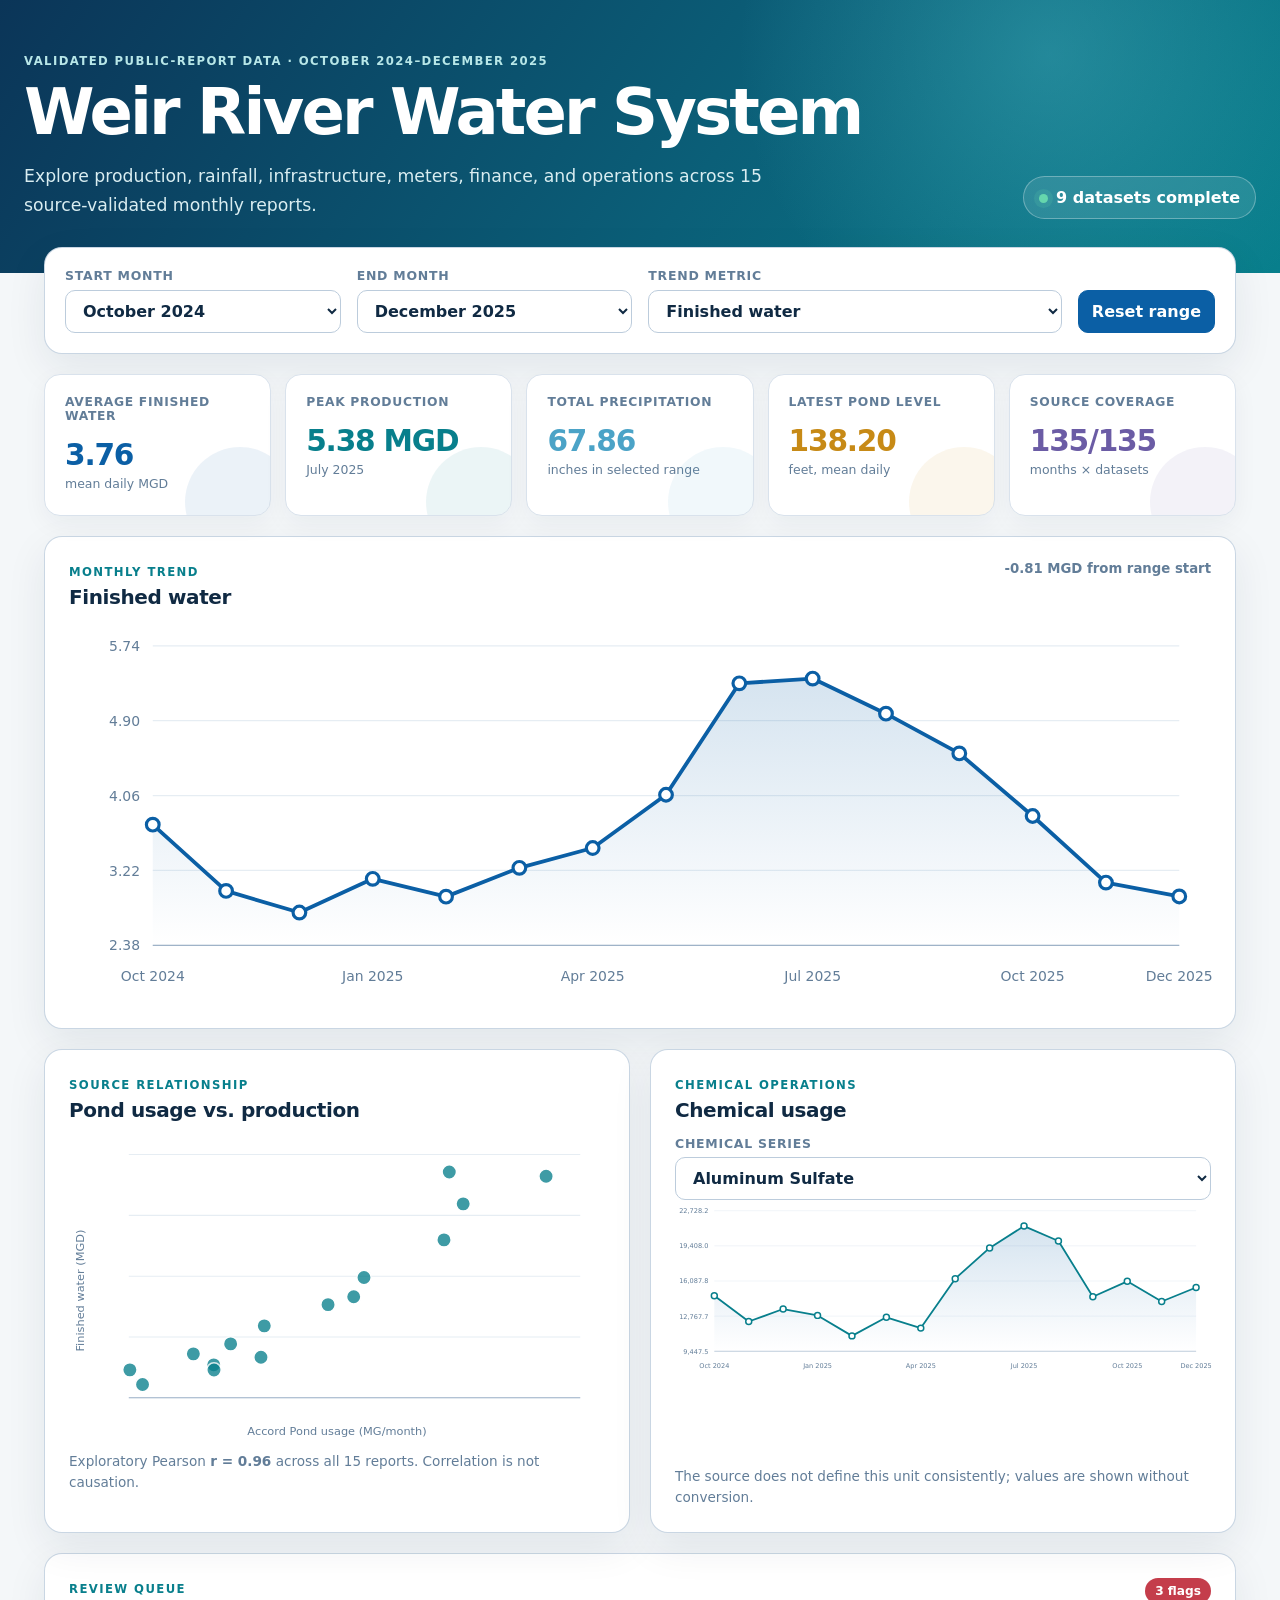
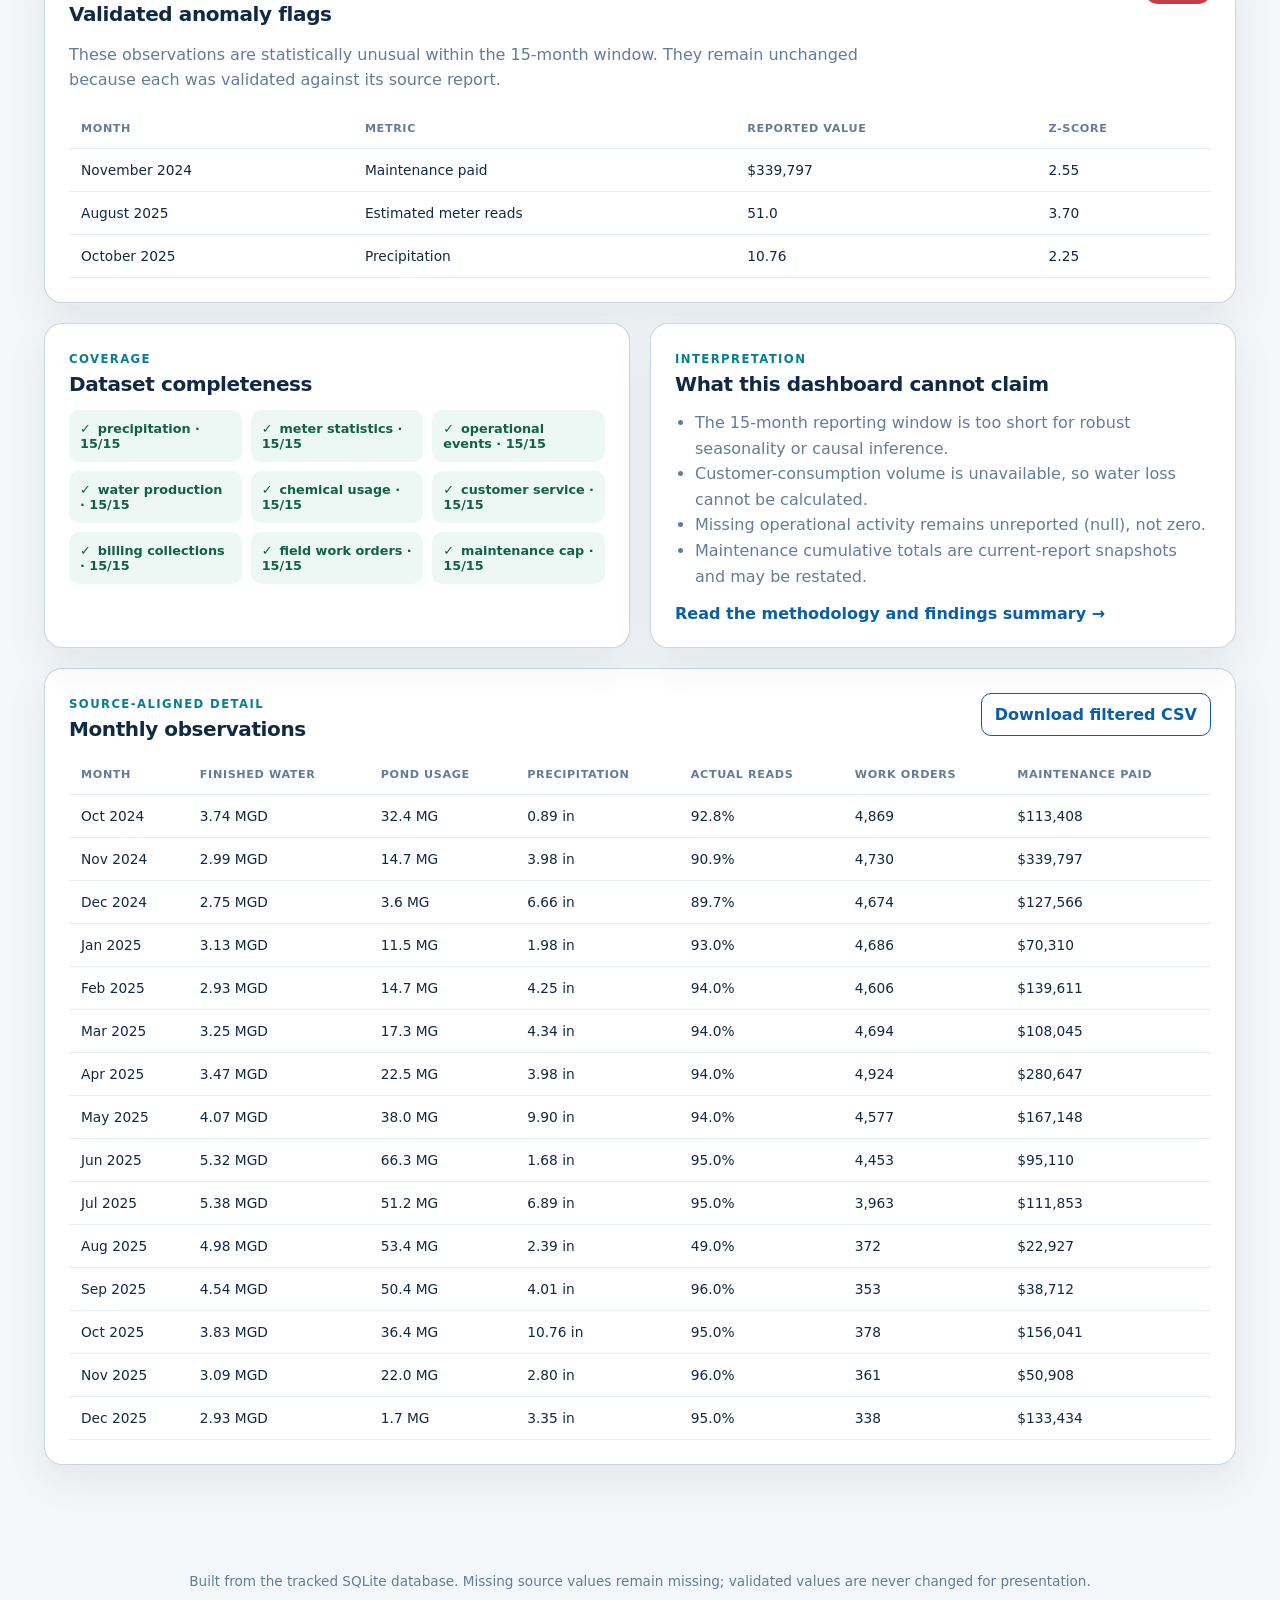
<file: dashboard/index.html>
<!doctype html>
<html lang="en">
<head>
  <meta charset="utf-8">
  <meta name="viewport" content="width=device-width, initial-scale=1">
  <meta name="description" content="Interactive dashboard for validated Weir River Water System monthly report data.">
  <title>Weir River Water System — Data Dashboard</title>
  <link rel="stylesheet" href="styles.css">
</head>
<body>
  <header class="hero">
    <div class="hero__eyebrow">Validated public-report data · October 2024–December 2025</div>
    <div class="hero__row">
      <div>
        <h1>Weir River Water System</h1>
        <p>Explore production, rainfall, infrastructure, meters, finance, and operations across 15 source-validated monthly reports.</p>
      </div>
      <div class="status-pill"><span></span>9 datasets complete</div>
    </div>
  </header>

  <main>
    <section class="controls panel" aria-label="Dashboard filters">
      <div class="control">
        <label for="start-month">Start month</label>
        <select id="start-month"></select>
      </div>
      <div class="control">
        <label for="end-month">End month</label>
        <select id="end-month"></select>
      </div>
      <div class="control control--wide">
        <label for="trend-metric">Trend metric</label>
        <select id="trend-metric"></select>
      </div>
      <button id="reset-filters" type="button">Reset range</button>
    </section>

    <section class="kpi-grid" aria-label="Summary statistics">
      <article class="kpi kpi--blue"><span>Average finished water</span><strong id="kpi-production">—</strong><small>mean daily MGD</small></article>
      <article class="kpi kpi--teal"><span>Peak production</span><strong id="kpi-peak">—</strong><small id="kpi-peak-month">—</small></article>
      <article class="kpi kpi--sky"><span>Total precipitation</span><strong id="kpi-rain">—</strong><small>inches in selected range</small></article>
      <article class="kpi kpi--gold"><span>Latest pond level</span><strong id="kpi-pond">—</strong><small>feet, mean daily</small></article>
      <article class="kpi kpi--violet"><span>Source coverage</span><strong id="kpi-coverage">—</strong><small>months × datasets</small></article>
    </section>

    <section class="dashboard-grid">
      <article class="panel chart-card chart-card--wide">
        <div class="panel-heading">
          <div><span class="section-label">Monthly trend</span><h2 id="trend-title">Selected metric</h2></div>
          <div class="chart-stat" id="trend-change">—</div>
        </div>
        <div id="trend-chart" class="chart" role="img" aria-label="Monthly trend chart"></div>
      </article>

      <article class="panel chart-card">
        <div class="panel-heading"><div><span class="section-label">Source relationship</span><h2>Pond usage vs. production</h2></div></div>
        <div id="scatter-chart" class="chart" role="img" aria-label="Pond usage and finished-water production scatter plot"></div>
        <p class="chart-note">Exploratory Pearson <strong>r = 0.96</strong> across all 15 reports. Correlation is not causation.</p>
      </article>

      <article class="panel chart-card">
        <div class="panel-heading"><div><span class="section-label">Chemical operations</span><h2>Chemical usage</h2></div></div>
        <label class="inline-control" for="chemical-metric">Chemical series</label>
        <select id="chemical-metric"></select>
        <div id="chemical-chart" class="chart chart--compact" role="img" aria-label="Selected chemical usage trend"></div>
        <p class="chart-note" id="chemical-unit-note"></p>
      </article>
    </section>

    <section class="panel findings">
      <div class="panel-heading"><div><span class="section-label">Review queue</span><h2>Validated anomaly flags</h2></div><span class="count-badge" id="anomaly-count">—</span></div>
      <p>These observations are statistically unusual within the 15-month window. They remain unchanged because each was validated against its source report.</p>
      <div class="table-wrap">
        <table>
          <thead><tr><th>Month</th><th>Metric</th><th>Reported value</th><th>z-score</th></tr></thead>
          <tbody id="anomaly-table"></tbody>
        </table>
      </div>
    </section>

    <section class="dashboard-grid dashboard-grid--bottom">
      <article class="panel">
        <div class="panel-heading"><div><span class="section-label">Coverage</span><h2>Dataset completeness</h2></div></div>
        <div id="coverage-grid" class="coverage-grid"></div>
      </article>
      <article class="panel limitation-panel">
        <div class="panel-heading"><div><span class="section-label">Interpretation</span><h2>What this dashboard cannot claim</h2></div></div>
        <ul id="limitations"></ul>
        <a href="methodology.html">Read the methodology and findings summary →</a>
      </article>
    </section>

    <section class="panel data-panel">
      <div class="panel-heading"><div><span class="section-label">Source-aligned detail</span><h2>Monthly observations</h2></div><button id="download-csv" type="button" class="button-secondary">Download filtered CSV</button></div>
      <div class="table-wrap">
        <table>
          <thead><tr><th>Month</th><th>Finished water</th><th>Pond usage</th><th>Precipitation</th><th>Actual reads</th><th>Work orders</th><th>Maintenance paid</th></tr></thead>
          <tbody id="monthly-table"></tbody>
        </table>
      </div>
    </section>
  </main>

  <footer>
    <p>Built from the tracked SQLite database. Missing source values remain missing; validated values are never changed for presentation.</p>
  </footer>

  <div id="tooltip" class="tooltip" role="status" aria-live="polite"></div>
  <script src="app.js"></script>
</body>
</html>
</file>
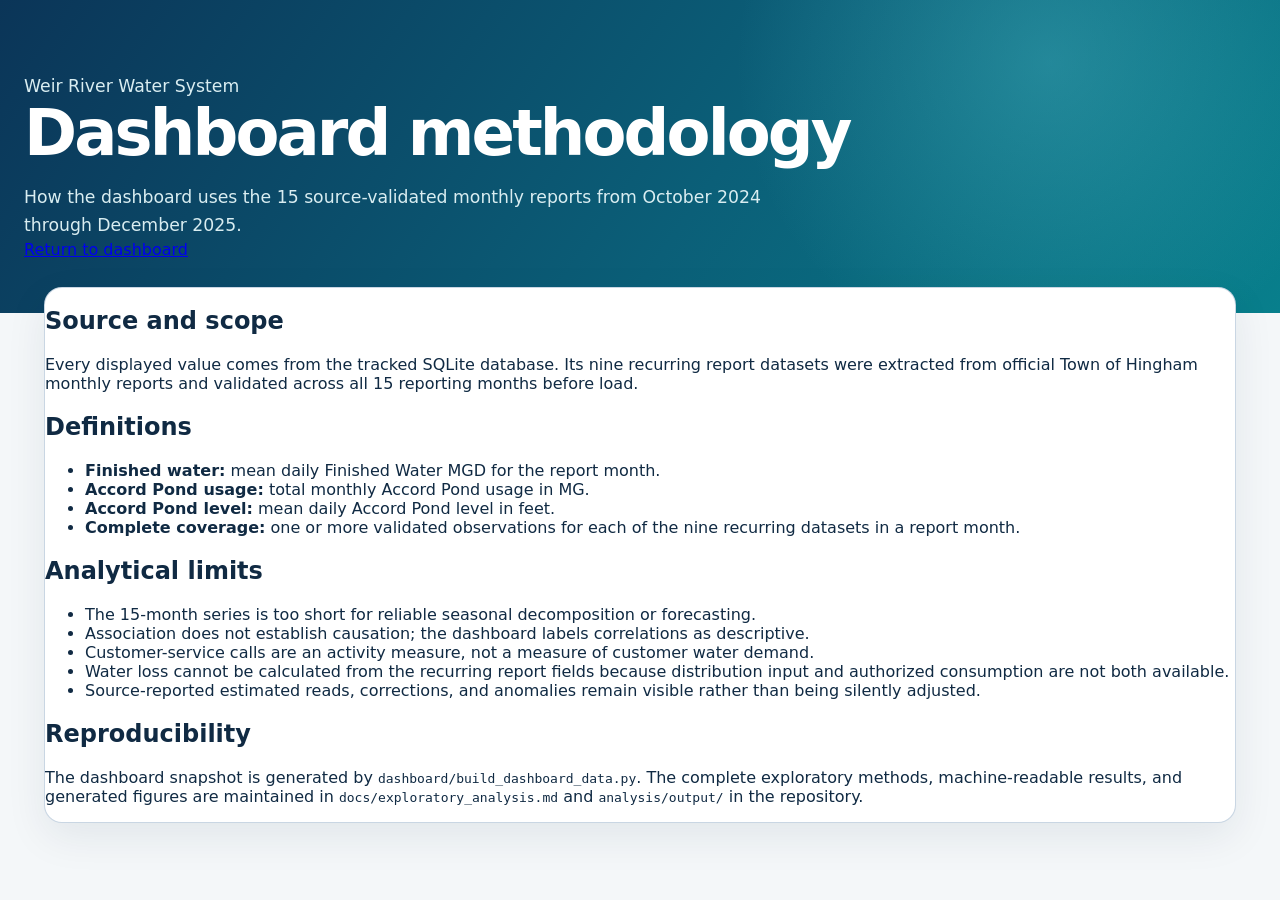
<file: dashboard/methodology.html>
<!doctype html>
<html lang="en">
  <head>
    <meta charset="utf-8">
    <meta name="viewport" content="width=device-width, initial-scale=1">
    <meta name="description" content="Methods and limitations for the Weir River Water System dashboard.">
    <title>Dashboard methodology | Weir River Water System</title>
    <link rel="stylesheet" href="styles.css">
  </head>
  <body>
    <header class="hero">
      <div class="hero__content">
        <p class="eyebrow">Weir River Water System</p>
        <h1>Dashboard methodology</h1>
        <p class="hero__summary">
          How the dashboard uses the 15 source-validated monthly reports from
          October 2024 through December 2025.
        </p>
        <a class="button button--ghost" href="index.html">Return to dashboard</a>
      </div>
    </header>

    <main class="dashboard">
      <section class="panel prose-panel">
        <h2>Source and scope</h2>
        <p>
          Every displayed value comes from the tracked SQLite database. Its nine
          recurring report datasets were extracted from official Town of Hingham
          monthly reports and validated across all 15 reporting months before load.
        </p>

        <h2>Definitions</h2>
        <ul>
          <li><strong>Finished water:</strong> mean daily Finished Water MGD for the report month.</li>
          <li><strong>Accord Pond usage:</strong> total monthly Accord Pond usage in MG.</li>
          <li><strong>Accord Pond level:</strong> mean daily Accord Pond level in feet.</li>
          <li><strong>Complete coverage:</strong> one or more validated observations for each of the nine recurring datasets in a report month.</li>
        </ul>

        <h2>Analytical limits</h2>
        <ul>
          <li>The 15-month series is too short for reliable seasonal decomposition or forecasting.</li>
          <li>Association does not establish causation; the dashboard labels correlations as descriptive.</li>
          <li>Customer-service calls are an activity measure, not a measure of customer water demand.</li>
          <li>Water loss cannot be calculated from the recurring report fields because distribution input and authorized consumption are not both available.</li>
          <li>Source-reported estimated reads, corrections, and anomalies remain visible rather than being silently adjusted.</li>
        </ul>

        <h2>Reproducibility</h2>
        <p>
          The dashboard snapshot is generated by <code>dashboard/build_dashboard_data.py</code>.
          The complete exploratory methods, machine-readable results, and generated figures
          are maintained in <code>docs/exploratory_analysis.md</code> and <code>analysis/output/</code>
          in the repository.
        </p>
      </section>
    </main>
  </body>
</html>
</file>
<file: dashboard/styles.css>
:root {
  --ink: #102a43;
  --muted: #627d98;
  --paper: #f4f7f9;
  --panel: #ffffff;
  --line: #d9e2ec;
  --blue: #0b5fa5;
  --teal: #087f8c;
  --sky: #4ba3c7;
  --gold: #c78a16;
  --violet: #6b5ca5;
  --red: #c43d4b;
  --green: #16825d;
  --shadow: 0 14px 40px rgba(16, 42, 67, 0.08);
  font-family: Inter, ui-sans-serif, system-ui, -apple-system, BlinkMacSystemFont, "Segoe UI", sans-serif;
  color: var(--ink);
  background: var(--paper);
}

* { box-sizing: border-box; }

body { margin: 0; min-width: 320px; background: var(--paper); }

.hero {
  color: white;
  padding: 54px max(24px, calc((100vw - 1240px) / 2));
  background:
    radial-gradient(circle at 82% 20%, rgba(77, 183, 196, 0.38), transparent 29%),
    linear-gradient(125deg, #0b3558 0%, #0b5f78 56%, #087f8c 100%);
}

.hero__eyebrow, .section-label {
  text-transform: uppercase;
  letter-spacing: 0.12em;
  font-weight: 800;
  font-size: 0.73rem;
}

.hero__eyebrow { color: #b8e7e8; margin-bottom: 12px; }
.hero__row { display: flex; align-items: flex-end; justify-content: space-between; gap: 30px; }
.hero h1 { margin: 0; font-size: clamp(2rem, 5vw, 4rem); letter-spacing: -0.045em; line-height: 1; }
.hero p { max-width: 770px; margin: 18px 0 0; color: #d9edf1; font-size: 1.08rem; line-height: 1.65; }

.status-pill { flex: none; border: 1px solid rgba(255,255,255,.3); border-radius: 999px; padding: 11px 15px; background: rgba(255,255,255,.1); font-weight: 700; }
.status-pill span { display: inline-block; width: 9px; height: 9px; margin-right: 8px; border-radius: 50%; background: #65d6ad; box-shadow: 0 0 0 5px rgba(101,214,173,.15); }

main { max-width: 1240px; margin: -26px auto 0; padding: 0 24px 64px; }
.panel { background: var(--panel); border: 1px solid rgba(188, 204, 220, .8); border-radius: 18px; box-shadow: var(--shadow); }

.controls { display: grid; grid-template-columns: 1fr 1fr 1.5fr auto; gap: 16px; align-items: end; padding: 20px; }
.control { display: grid; gap: 7px; }
label { color: var(--muted); font-size: .78rem; font-weight: 800; text-transform: uppercase; letter-spacing: .06em; }
select, button { min-height: 43px; border-radius: 10px; border: 1px solid #bcccdc; padding: 0 13px; color: var(--ink); background: white; font: inherit; font-weight: 650; }
select:focus, button:focus { outline: 3px solid rgba(75,163,199,.28); outline-offset: 1px; }
button { cursor: pointer; border-color: var(--blue); background: var(--blue); color: white; }
button:hover { filter: brightness(.94); }

.kpi-grid { display: grid; grid-template-columns: repeat(5, 1fr); gap: 14px; margin: 20px 0; }
.kpi { position: relative; overflow: hidden; min-height: 142px; padding: 20px; border: 1px solid var(--line); border-radius: 16px; background: white; box-shadow: 0 8px 24px rgba(16,42,67,.05); }
.kpi::after { content: ""; position: absolute; inset: auto -25px -42px auto; width: 110px; height: 110px; border-radius: 50%; background: currentColor; opacity: .08; }
.kpi span, .kpi small { display: block; color: var(--muted); }
.kpi span { font-size: .77rem; font-weight: 800; text-transform: uppercase; letter-spacing: .055em; }
.kpi strong { display: block; margin: 15px 0 4px; font-size: 1.85rem; letter-spacing: -.04em; }
.kpi small { font-size: .78rem; }
.kpi--blue { color: var(--blue); } .kpi--teal { color: var(--teal); } .kpi--sky { color: var(--sky); } .kpi--gold { color: var(--gold); } .kpi--violet { color: var(--violet); }

.dashboard-grid { display: grid; grid-template-columns: repeat(2, 1fr); gap: 20px; margin: 20px 0; }
.chart-card, .findings, .data-panel, .dashboard-grid--bottom .panel { padding: 24px; }
.chart-card--wide { grid-column: 1 / -1; }
.panel-heading { display: flex; justify-content: space-between; align-items: flex-start; gap: 16px; margin-bottom: 14px; }
.panel-heading h2 { margin: 5px 0 0; font-size: 1.25rem; letter-spacing: -.02em; }
.section-label { color: var(--teal); }
.chart-stat { color: var(--muted); font-weight: 750; font-size: .83rem; text-align: right; }
.chart { min-height: 300px; width: 100%; }
.chart--compact { min-height: 260px; }
.chart svg { display: block; width: 100%; height: 100%; overflow: visible; }
.chart-note { color: var(--muted); line-height: 1.55; font-size: .85rem; margin: 6px 0 0; }
.inline-control { display: block; margin: 8px 0 6px; }
#chemical-metric { width: 100%; }

.axis-line { stroke: #9fb3c8; stroke-width: 1; }
.grid-line { stroke: #e6edf3; stroke-width: 1; }
.axis-label { fill: #627d98; font-size: 11px; }
.trend-line { fill: none; stroke: var(--blue); stroke-width: 3; stroke-linecap: round; stroke-linejoin: round; }
.trend-area { fill: url(#areaGradient); opacity: .34; }
.trend-point { fill: white; stroke: var(--blue); stroke-width: 2.5; cursor: pointer; }
.scatter-point { fill: var(--teal); opacity: .78; stroke: white; stroke-width: 1.5; cursor: pointer; }

.findings > p { color: var(--muted); line-height: 1.6; max-width: 850px; }
.count-badge { color: white; background: var(--red); border-radius: 999px; padding: 6px 10px; font-size: .76rem; font-weight: 800; }
.table-wrap { overflow-x: auto; }
table { border-collapse: collapse; width: 100%; min-width: 720px; }
th, td { padding: 13px 12px; text-align: left; border-bottom: 1px solid #e6edf3; font-size: .86rem; }
th { color: var(--muted); text-transform: uppercase; letter-spacing: .055em; font-size: .7rem; }
tbody tr:hover { background: #f7fafc; }

.coverage-grid { display: grid; grid-template-columns: repeat(3, 1fr); gap: 9px; }
.coverage-item { padding: 11px; border-radius: 10px; background: #edf8f4; color: #116149; font-size: .8rem; font-weight: 750; }
.coverage-item::before { content: "✓"; margin-right: 7px; }
.limitation-panel ul { margin: 0; padding-left: 20px; color: var(--muted); line-height: 1.6; }
.limitation-panel a { display: inline-block; margin-top: 15px; color: var(--blue); font-weight: 800; text-decoration: none; }
.button-secondary { background: white; color: var(--blue); }

footer { padding: 30px 24px 45px; text-align: center; color: var(--muted); font-size: .85rem; }
.tooltip { position: fixed; z-index: 20; pointer-events: none; opacity: 0; transform: translate(-50%, -115%); padding: 9px 11px; border-radius: 8px; background: #102a43; color: white; font-size: .75rem; box-shadow: var(--shadow); transition: opacity .12s; white-space: nowrap; }
.tooltip.visible { opacity: 1; }
.error { margin: 20px; padding: 20px; border-radius: 12px; background: #fff1f2; color: #9b1c31; }

@media (max-width: 980px) {
  .kpi-grid { grid-template-columns: repeat(3, 1fr); }
  .controls { grid-template-columns: 1fr 1fr; }
  .control--wide { grid-column: 1 / -1; }
  .hero__row { align-items: flex-start; flex-direction: column; }
}

@media (max-width: 720px) {
  .hero { padding-top: 38px; padding-bottom: 46px; }
  main { padding-inline: 14px; }
  .controls, .dashboard-grid { grid-template-columns: 1fr; }
  .chart-card--wide { grid-column: auto; }
  .kpi-grid { grid-template-columns: repeat(2, 1fr); }
  .kpi:last-child { grid-column: 1 / -1; }
  .coverage-grid { grid-template-columns: repeat(2, 1fr); }
  .chart-card, .findings, .data-panel, .dashboard-grid--bottom .panel { padding: 18px; }
}

@media (prefers-reduced-motion: reduce) {
  *, *::before, *::after { scroll-behavior: auto !important; transition: none !important; }
}
</file>
